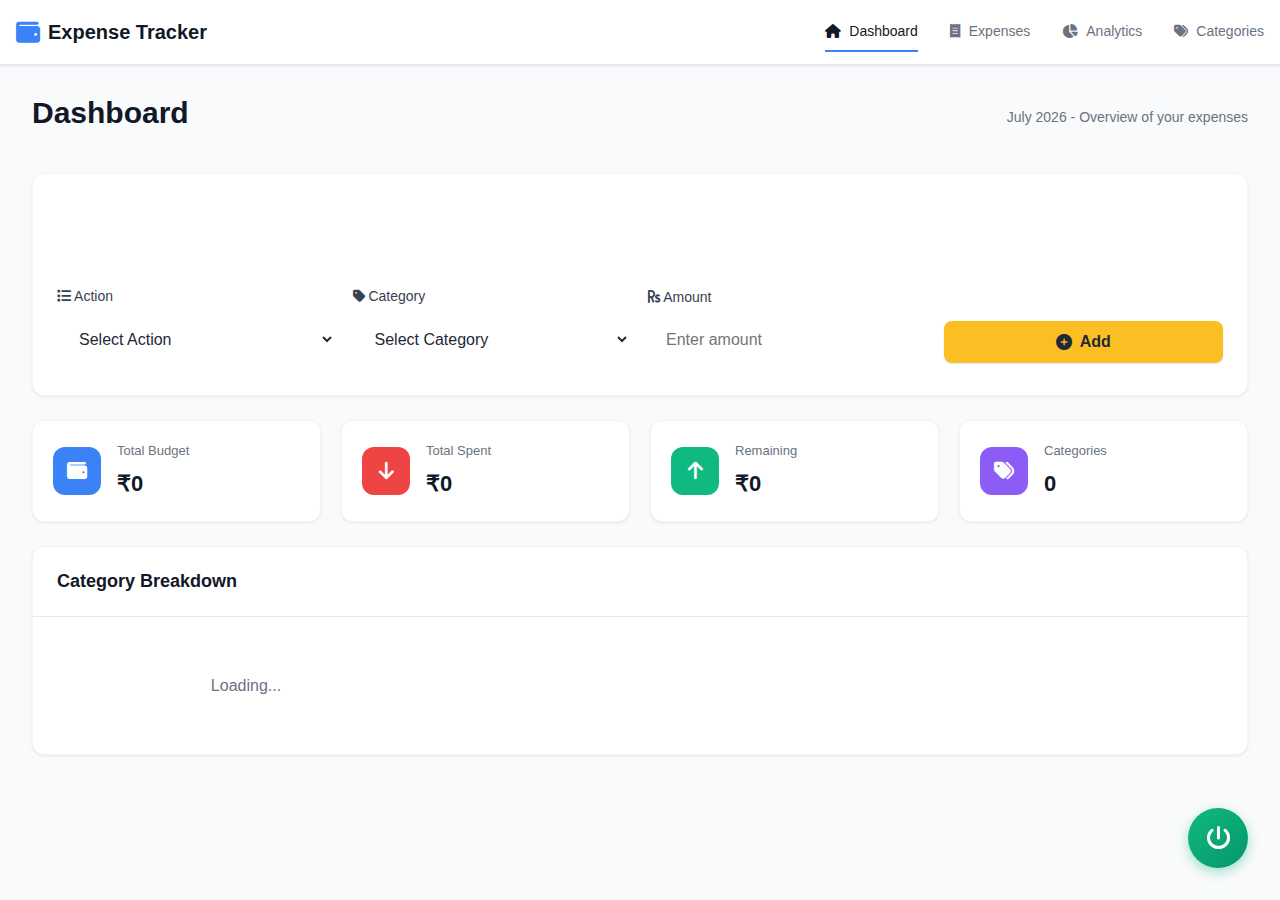
<file: frontend/index.html>
<!DOCTYPE html>
<html lang="en">
<head>
    <meta charset="UTF-8">
    <meta name="viewport" content="width=device-width, initial-scale=1.0">
    <title>Expense Tracker</title>
    <link rel="stylesheet" href="css/style.css">
    <link rel="stylesheet" href="https://cdnjs.cloudflare.com/ajax/libs/font-awesome/6.4.0/css/all.min.css">
</head>
<body>
    <!-- Navigation -->
    <nav class="navbar">
        <div class="nav-container">
            <div class="nav-brand">
                <i class="fas fa-wallet"></i>
                <span>Expense Tracker</span>
            </div>
            <ul class="nav-menu">
                <li><a href="index.html" class="nav-link active"><i class="fas fa-home"></i> Dashboard</a></li>
                <li><a href="expenses.html" class="nav-link"><i class="fas fa-receipt"></i> Expenses</a></li>
                <li><a href="analytics.html" class="nav-link"><i class="fas fa-chart-pie"></i> Analytics</a></li>
                <li><a href="categories.html" class="nav-link"><i class="fas fa-tags"></i> Categories</a></li>
            </ul>
        </div>
    </nav>

    <!-- Main Content -->
    <main class="container">
        <div class="page-header">
            <h1>Dashboard</h1>
            <p class="subtitle" id="currentMonthYear"></p>
        </div>

        <!-- Quick Add Card -->
        <div class="card quick-add-card">
            <div class="card-header">
                <h2><i class="fas fa-bolt"></i> Quick Add</h2>
            </div>
            <div class="card-body">
                <form id="quickAddForm" class="quick-add-form">
                    <div class="quick-add-grid">
                        <!-- Field 1: Action Type -->
                        <div class="form-group">
                            <label for="actionType"><i class="fas fa-list"></i> Action</label>
                            <select id="actionType" class="form-control" required>
                                <option value="">Select Action</option>
                                <option value="expense">💸 Add Expense</option>
                                <option value="category">📁 New Category</option>
                            </select>
                        </div>

                        <!-- Field 2: Category (shown for both) -->
                        <div class="form-group" id="categoryGroup">
                            <label for="categorySelect"><i class="fas fa-tag"></i> Category</label>
                            <select id="categorySelect" class="form-control">
                                <option value="">Select Category</option>
                            </select>
                            <input type="text" id="newCategoryName" class="form-control" placeholder="Enter category name" style="display: none;">
                        </div>

                        <!-- Field 3: Amount -->
                        <div class="form-group" id="amountGroup">
                            <label for="amount"><i class="fas fa-rupee-sign"></i> <span id="amountLabel">Amount</span></label>
                            <input type="number" id="amount" class="form-control" placeholder="Enter amount" min="0" step="0.01">
                        </div>

                        <!-- Field 4: Payment Type (for expenses only) -->
                        <div class="form-group" id="paymentTypeGroup" style="display: none;">
                            <label for="paymentType"><i class="fas fa-credit-card"></i> Payment Type</label>
                            <select id="paymentType" class="form-control">
                                <option value="">Select Payment Type</option>
                                <option value="CASH">💵 Cash</option>
                                <option value="CREDIT_CARD">💳 Credit Card</option>
                                <option value="DEBIT_CARD">💳 Debit Card</option>
                                <option value="UPI">📱 UPI</option>
                            </select>
                        </div>

                        <!-- Field 5: Card Number (for credit/debit cards only) -->
                        <div class="form-group" id="cardNumberGroup" style="display: none;">
                            <label for="cardNumber"><i class="fas fa-hashtag"></i> Card Number (Last 4 digits)</label>
                            <input type="text" id="cardNumber" class="form-control" placeholder="Optional - Last 4 digits" maxlength="4" pattern="[0-9]{4}">
                        </div>

                        <!-- Field 6: Comment (for expenses only) -->
                        <div class="form-group form-group-full" id="commentGroup" style="display: none;">
                            <label for="comment"><i class="fas fa-comment"></i> Comment</label>
                            <textarea id="comment" class="form-control" placeholder="Add a comment (optional)" rows="2"></textarea>
                        </div>

                        <!-- Submit Button -->
                        <div class="form-group">
                            <button type="submit" class="btn btn-primary btn-block" id="quickAddBtn">
                                <i class="fas fa-plus-circle"></i> Add
                            </button>
                        </div>
                    </div>
                </form>
            </div>
        </div>

        <!-- Stats Cards -->
        <div class="stats-grid">
            <div class="stat-card">
                <div class="stat-icon" style="background-color: #3B82F6;">
                    <i class="fas fa-wallet"></i>
                </div>
                <div class="stat-content">
                    <p class="stat-label">Total Budget</p>
                    <p class="stat-value" id="totalBudget">₹0</p>
                </div>
            </div>
            <div class="stat-card">
                <div class="stat-icon" style="background-color: #EF4444;">
                    <i class="fas fa-arrow-down"></i>
                </div>
                <div class="stat-content">
                    <p class="stat-label">Total Spent</p>
                    <p class="stat-value" id="totalSpent">₹0</p>
                </div>
            </div>
            <div class="stat-card">
                <div class="stat-icon" style="background-color: #10B981;">
                    <i class="fas fa-arrow-up"></i>
                </div>
                <div class="stat-content">
                    <p class="stat-label">Remaining</p>
                    <p class="stat-value" id="totalRemaining">₹0</p>
                </div>
            </div>
            <div class="stat-card">
                <div class="stat-icon" style="background-color: #8B5CF6;">
                    <i class="fas fa-tags"></i>
                </div>
                <div class="stat-content">
                    <p class="stat-label">Categories</p>
                    <p class="stat-value" id="totalCategories">0</p>
                </div>
            </div>
        </div>

        <!-- Category Breakdown -->
        <div class="card">
            <div class="card-header">
                <h2>Category Breakdown</h2>
            </div>
            <div class="card-body">
                <div id="categoryBreakdown" class="category-list">
                    <div class="loading">Loading...</div>
                </div>
            </div>
        </div>
    </main>

    <!-- Wake Up Server Button -->
    <button id="wakeUpButton" class="wake-up-button" onclick="wakeUpServer()" title="Wake up backend server">
        <i class="fas fa-power-off"></i>
    </button>

    <!-- Server Status Indicator -->
    <div id="serverStatus" class="server-status" style="display: none;">
        <div class="status-content">
            <i class="fas fa-circle-notch fa-spin"></i>
            <span id="statusText">Waking up server...</span>
        </div>
    </div>

    <script src="js/config.js"></script>
    <script src="js/utils.js"></script>
    <script src="js/iconMapper.js"></script>
    <script src="js/dashboard.js"></script>
</body>
</html>
</file>
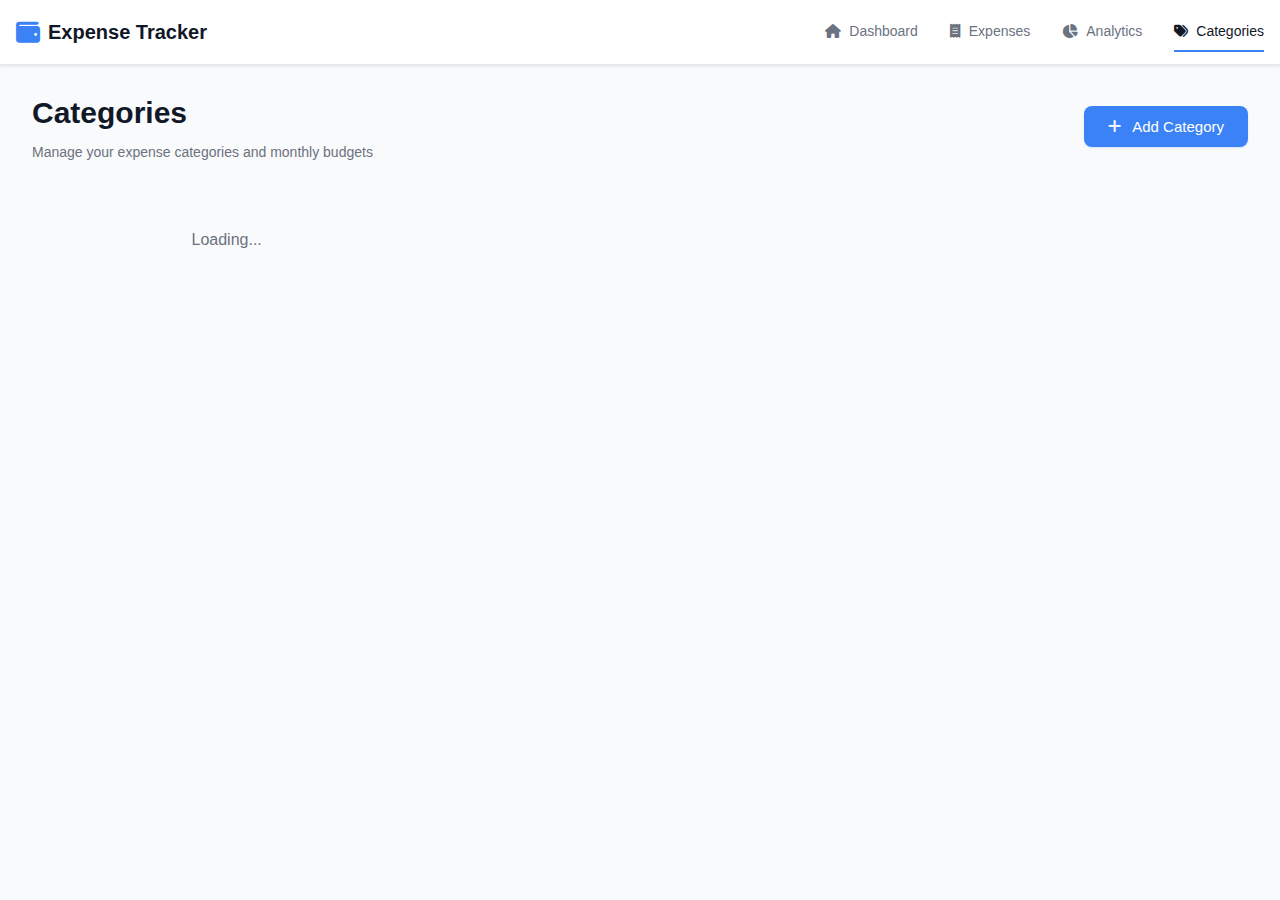
<file: frontend/categories.html>
<!DOCTYPE html>
<html lang="en">
<head>
    <meta charset="UTF-8">
    <meta name="viewport" content="width=device-width, initial-scale=1.0">
    <title>Categories - Expense Tracker</title>
    <link rel="stylesheet" href="css/style.css">
    <link rel="stylesheet" href="https://cdnjs.cloudflare.com/ajax/libs/font-awesome/6.4.0/css/all.min.css">
</head>
<body>
    <!-- Navigation -->
    <nav class="navbar">
        <div class="nav-container">
            <div class="nav-brand">
                <i class="fas fa-wallet"></i>
                <span>Expense Tracker</span>
            </div>
            <ul class="nav-menu">
                <li><a href="index.html" class="nav-link"><i class="fas fa-home"></i> Dashboard</a></li>
                <li><a href="expenses.html" class="nav-link"><i class="fas fa-receipt"></i> Expenses</a></li>
                <li><a href="analytics.html" class="nav-link"><i class="fas fa-chart-pie"></i> Analytics</a></li>
                <li><a href="categories.html" class="nav-link active"><i class="fas fa-tags"></i> Categories</a></li>
            </ul>
        </div>
    </nav>

    <!-- Main Content -->
    <main class="container">
        <div class="page-header">
            <div>
                <h1>Categories</h1>
                <p class="subtitle">Manage your expense categories and monthly budgets</p>
            </div>
            <button class="btn btn-primary" onclick="openCategoryModal()">
                <i class="fas fa-plus"></i> Add Category
            </button>
        </div>

        <!-- Categories Grid -->
        <div id="categoriesGrid" class="categories-grid">
            <div class="loading">Loading...</div>
        </div>
    </main>

    <!-- Modal -->
    <div id="categoryModal" class="modal">
        <div class="modal-content">
            <div class="modal-header">
                <h2 id="modalTitle">Add Category</h2>
                <span class="close" onclick="closeCategoryModal()">&times;</span>
            </div>
            <form id="categoryForm" onsubmit="saveCategory(event)">
                <div class="form-group">
                    <label>Category Name *</label>
                    <input type="text" id="name" required placeholder="e.g., Groceries">
                </div>
                <div class="form-group">
                    <label>Monthly Limit *</label>
                    <input type="number" id="monthlyLimit" step="0.01" required placeholder="5000">
                </div>
                <div class="form-group">
                    <label>Icon & Color</label>
                    <p style="color: #6B7280; font-size: 0.875rem; margin-top: 0.25rem;">
                        <i class="fas fa-info-circle"></i> Icon and color will be automatically assigned based on category name
                    </p>
                </div>
                <div class="modal-footer">
                    <button type="button" class="btn btn-secondary" onclick="closeCategoryModal()">Cancel</button>
                    <button type="submit" class="btn btn-primary">Save</button>
                </div>
            </form>
        </div>
    </div>

    <script src="js/config.js"></script>
    <script src="js/utils.js"></script>
    <script src="js/iconMapper.js"></script>
    <script src="js/categories.js"></script>
</body>
</html>
</file>
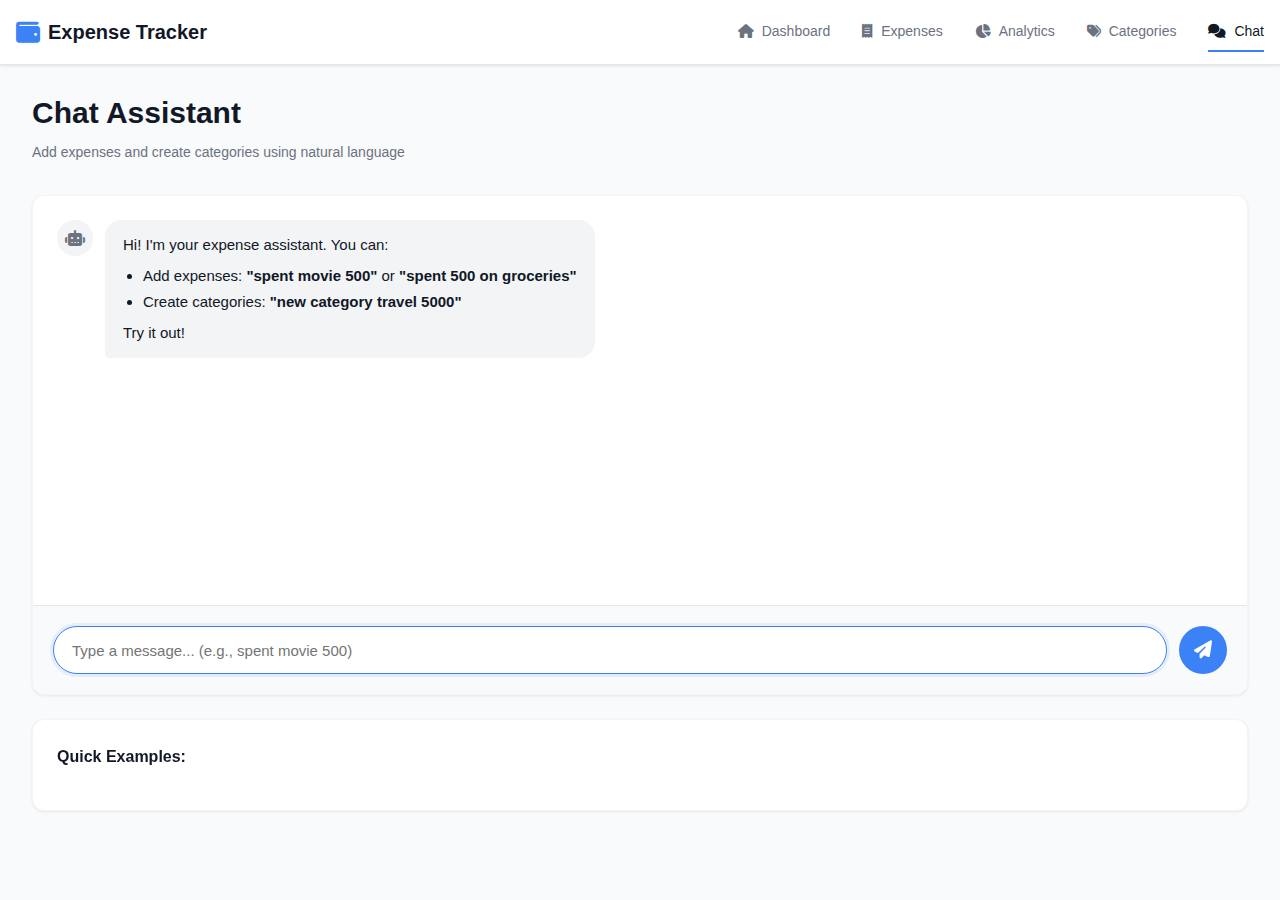
<file: frontend/chat.html>
<!DOCTYPE html>
<html lang="en">
<head>
    <meta charset="UTF-8">
    <meta name="viewport" content="width=device-width, initial-scale=1.0">
    <title>Chat - Expense Tracker</title>
    <link rel="stylesheet" href="css/style.css">
    <link rel="stylesheet" href="https://cdnjs.cloudflare.com/ajax/libs/font-awesome/6.4.0/css/all.min.css">
</head>
<body>
    <!-- Navigation -->
    <nav class="navbar">
        <div class="nav-container">
            <div class="nav-brand">
                <i class="fas fa-wallet"></i>
                <span>Expense Tracker</span>
            </div>
            <ul class="nav-menu">
                <li><a href="index.html" class="nav-link"><i class="fas fa-home"></i> Dashboard</a></li>
                <li><a href="expenses.html" class="nav-link"><i class="fas fa-receipt"></i> Expenses</a></li>
                <li><a href="analytics.html" class="nav-link"><i class="fas fa-chart-pie"></i> Analytics</a></li>
                <li><a href="categories.html" class="nav-link"><i class="fas fa-tags"></i> Categories</a></li>
                <li><a href="chat.html" class="nav-link active"><i class="fas fa-comments"></i> Chat</a></li>
            </ul>
        </div>
    </nav>

    <!-- Main Content -->
    <main class="container">
        <div class="page-header">
            <div>
                <h1>Chat Assistant</h1>
                <p class="subtitle">Add expenses and create categories using natural language</p>
            </div>
        </div>

        <!-- Chat Container -->
        <div class="chat-container">
            <div class="chat-messages" id="chatMessages">
                <div class="chat-message bot-message">
                    <div class="message-avatar">
                        <i class="fas fa-robot"></i>
                    </div>
                    <div class="message-content">
                        <p>Hi! I'm your expense assistant. You can:</p>
                        <ul>
                            <li>Add expenses: <strong>"spent movie 500"</strong> or <strong>"spent 500 on groceries"</strong></li>
                            <li>Create categories: <strong>"new category travel 5000"</strong></li>
                        </ul>
                        <p>Try it out!</p>
                    </div>
                </div>
            </div>

            <div class="chat-input-container">
                <input 
                    type="text" 
                    id="chatInput" 
                    class="chat-input" 
                    placeholder="Type a message... (e.g., spent movie 500)"
                    autocomplete="off"
                >
                <button id="sendButton" class="chat-send-button">
                    <i class="fas fa-paper-plane"></i>
                </button>
            </div>
        </div>

        <!-- Quick Examples -->
        <div class="chat-examples">
            <h3>Quick Examples:</h3>
            <div class="example-buttons">
                <!-- Examples will be loaded dynamically from categories -->
            </div>
        </div>
    </main>

    <script src="js/config.js"></script>
    <script src="js/utils.js"></script>
    <script src="js/chat.js"></script>
</body>
</html>
</file>
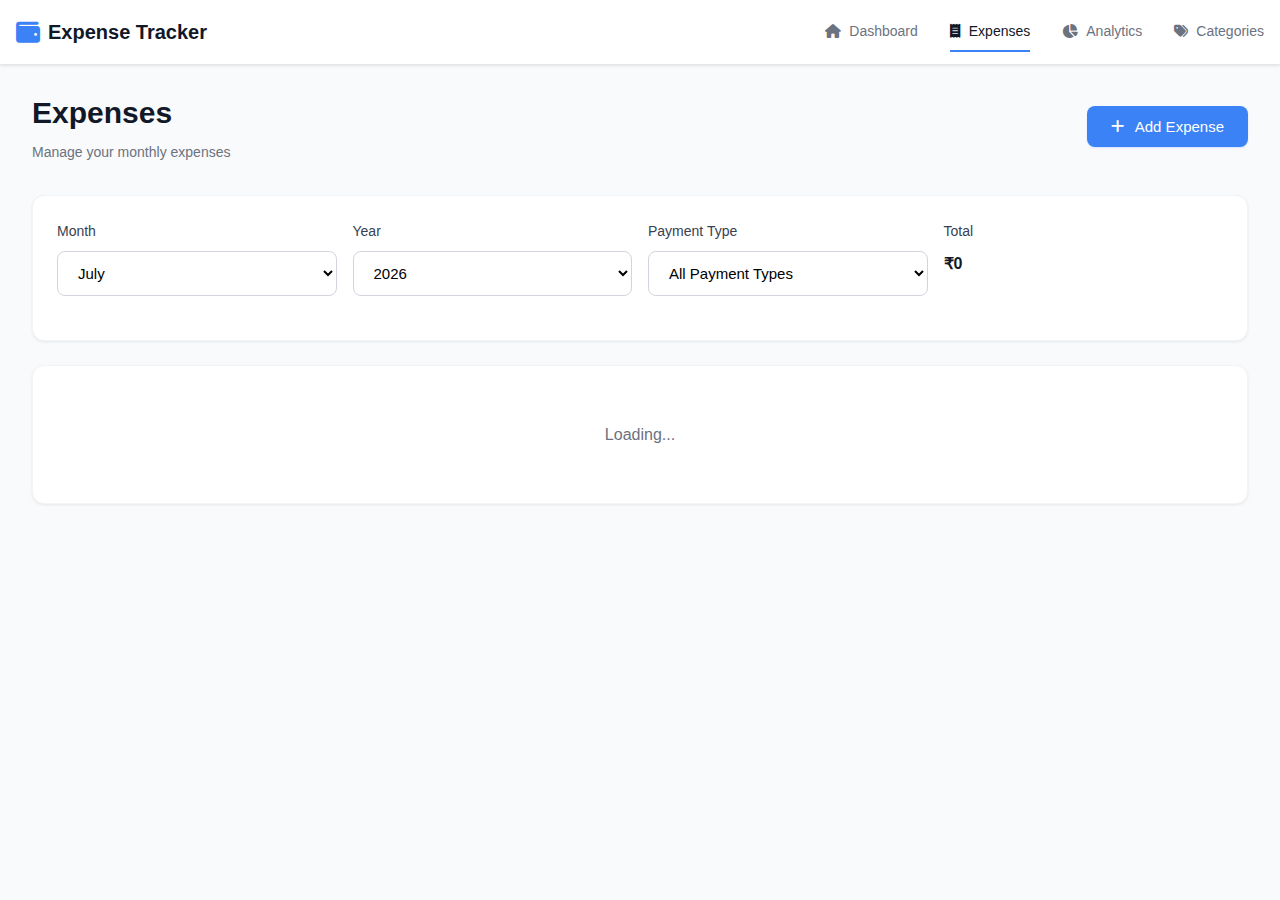
<file: frontend/expenses.html>
<!DOCTYPE html>
<html lang="en">
<head>
    <meta charset="UTF-8">
    <meta name="viewport" content="width=device-width, initial-scale=1.0">
    <title>Expenses - Expense Tracker</title>
    <link rel="stylesheet" href="css/style.css">
    <link rel="stylesheet" href="https://cdnjs.cloudflare.com/ajax/libs/font-awesome/6.4.0/css/all.min.css">
</head>
<body>
    <!-- Navigation -->
    <nav class="navbar">
        <div class="nav-container">
            <div class="nav-brand">
                <i class="fas fa-wallet"></i>
                <span>Expense Tracker</span>
            </div>
            <ul class="nav-menu">
                <li><a href="index.html" class="nav-link"><i class="fas fa-home"></i> Dashboard</a></li>
                <li><a href="expenses.html" class="nav-link active"><i class="fas fa-receipt"></i> Expenses</a></li>
                <li><a href="analytics.html" class="nav-link"><i class="fas fa-chart-pie"></i> Analytics</a></li>
                <li><a href="categories.html" class="nav-link"><i class="fas fa-tags"></i> Categories</a></li>
            </ul>
        </div>
    </nav>

    <!-- Main Content -->
    <main class="container">
        <div class="page-header">
            <div>
                <h1>Expenses</h1>
                <p class="subtitle">Manage your monthly expenses</p>
            </div>
            <button class="btn btn-primary" onclick="openExpenseModal()">
                <i class="fas fa-plus"></i> Add Expense
            </button>
        </div>

        <!-- Filters -->
        <div class="card">
            <div class="card-body">
                <div class="filter-grid">
                    <div class="form-group">
                        <label>Month</label>
                        <select id="monthFilter" onchange="loadExpenses()">
                            <option value="JANUARY">January</option>
                            <option value="FEBRUARY">February</option>
                            <option value="MARCH">March</option>
                            <option value="APRIL">April</option>
                            <option value="MAY">May</option>
                            <option value="JUNE">June</option>
                            <option value="JULY">July</option>
                            <option value="AUGUST">August</option>
                            <option value="SEPTEMBER">September</option>
                            <option value="OCTOBER">October</option>
                            <option value="NOVEMBER">November</option>
                            <option value="DECEMBER">December</option>
                        </select>
                    </div>
                    <div class="form-group">
                        <label>Year</label>
                        <select id="yearFilter" onchange="loadExpenses()"></select>
                    </div>
                    <div class="form-group">
                        <label>Payment Type</label>
                        <select id="paymentTypeFilter" onchange="loadExpenses()">
                            <option value="">All Payment Types</option>
                            <option value="CASH">💵 Cash</option>
                            <option value="CREDIT_CARD">💳 Credit Card</option>
                            <option value="DEBIT_CARD">💳 Debit Card</option>
                            <option value="UPI">📱 UPI</option>
                        </select>
                    </div>
                    <div class="form-group">
                        <label>Total</label>
                        <p class="total-amount" id="totalExpenses">₹0</p>
                    </div>
                </div>
            </div>
        </div>

        <!-- Expenses Table -->
        <div class="card">
            <div class="card-body">
                <div id="expensesTable">
                    <div class="loading">Loading...</div>
                </div>
            </div>
        </div>
    </main>

    <!-- Modal -->
    <div id="expenseModal" class="modal">
        <div class="modal-content">
            <div class="modal-header">
                <h2 id="modalTitle">Add Expense</h2>
                <span class="close" onclick="closeExpenseModal()">&times;</span>
            </div>
            <form id="expenseForm" onsubmit="saveExpense(event)">
                <div class="form-group">
                    <label>Category *</label>
                    <select id="categoryId" required></select>
                </div>
                <div class="form-group">
                    <label>Amount *</label>
                    <input type="number" id="amount" step="0.01" required>
                </div>
                <div class="form-group">
                    <label>Description</label>
                    <input type="text" id="description">
                </div>
                <div class="form-group">
                    <label>Date *</label>
                    <input type="date" id="date" required>
                </div>
                <div class="form-group">
                    <label>Payment Type</label>
                    <select id="paymentType" onchange="toggleCardNumber()">
                        <option value="">Select Payment Type</option>
                        <option value="CASH">💵 Cash</option>
                        <option value="CREDIT_CARD">💳 Credit Card</option>
                        <option value="DEBIT_CARD">💳 Debit Card</option>
                        <option value="UPI">📱 UPI</option>
                    </select>
                </div>
                <div class="form-group" id="cardNumberField" style="display: none;">
                    <label>Card Number (Last 4 digits)</label>
                    <input type="text" id="cardNumber" maxlength="4" pattern="[0-9]{4}" placeholder="Optional - Last 4 digits">
                </div>
                <div class="form-group">
                    <label>Comment</label>
                    <textarea id="comment" rows="3" placeholder="Add a comment (optional)"></textarea>
                </div>
                <div class="modal-footer">
                    <button type="button" class="btn btn-secondary" onclick="closeExpenseModal()">Cancel</button>
                    <button type="submit" class="btn btn-primary">Save</button>
                </div>
            </form>
        </div>
    </div>

    <script src="js/config.js"></script>
    <script src="js/utils.js"></script>
    <script src="js/iconMapper.js"></script>
    <script src="js/expenses.js"></script>
</body>
</html>
</file>
<file: frontend/css/style.css>
* {
    margin: 0;
    padding: 0;
    box-sizing: border-box;
}

body {
    font-family: -apple-system, BlinkMacSystemFont, 'Segoe UI', Roboto, 'Helvetica Neue', Arial, sans-serif;
    background-color: #f9fafb;
    color: #111827;
    line-height: 1.6;
}

/* Navbar */
.navbar {
    background-color: #ffffff;
    box-shadow: 0 1px 3px rgba(0, 0, 0, 0.1);
    border-bottom: 1px solid #e5e7eb;
}

.nav-container {
    max-width: 1280px;
    margin: 0 auto;
    padding: 0 1rem;
    display: flex;
    justify-content: space-between;
    align-items: center;
    height: 64px;
}

.nav-brand {
    display: flex;
    align-items: center;
    gap: 0.5rem;
    font-size: 1.25rem;
    font-weight: 700;
    color: #111827;
}

.nav-brand i {
    color: #3B82F6;
    font-size: 1.5rem;
}

.nav-menu {
    display: flex;
    list-style: none;
    gap: 2rem;
}

.nav-link {
    text-decoration: none;
    color: #6b7280;
    font-size: 0.875rem;
    font-weight: 500;
    padding: 0.5rem 0;
    border-bottom: 2px solid transparent;
    transition: all 0.3s;
    display: flex;
    align-items: center;
    gap: 0.5rem;
}

.nav-link:hover,
.nav-link.active {
    color: #111827;
    border-bottom-color: #3B82F6;
}

/* Container */
.container {
    max-width: 1280px;
    margin: 0 auto;
    padding: 1.5rem 2rem;
}

@media (max-width: 768px) {
    .container {
        padding: 1rem 1rem;
    }
}

/* Page Header */
.page-header {
    display: flex;
    justify-content: space-between;
    align-items: center;
    margin-bottom: 1.5rem;
    padding-bottom: 0.5rem;
}

.page-header h1 {
    font-size: 1.875rem;
    font-weight: 700;
    color: #111827;
    margin-bottom: 0.25rem;
}

.subtitle {
    color: #6b7280;
    font-size: 0.875rem;
    margin-top: 0.25rem;
}

/* Quick Add Card */
.quick-add-card {
    margin-bottom: 2rem;
    background: linear-gradient(135deg, #667eea 0%, #764ba2 100%);
    color: white;
    border: none;
    box-shadow: 0 10px 30px rgba(102, 126, 234, 0.3);
}

.quick-add-card .card-header {
    background: transparent;
    border-bottom: 1px solid rgba(255, 255, 255, 0.2);
    color: white;
}

.quick-add-card .card-header h2 {
    color: white;
    font-size: 1.5rem;
    display: flex;
    align-items: center;
    gap: 0.5rem;
}

.quick-add-form {
    padding: 0.5rem 0;
}

.quick-add-grid {
    display: grid;
    grid-template-columns: repeat(auto-fit, minmax(200px, 1fr));
    gap: 1rem;
    align-items: end;
}

.form-group-full {
    grid-column: 1 / -1;
}

.quick-add-grid .form-group {
    margin-bottom: 0;
}

.quick-add-grid label {
    color: white;
    font-weight: 600;
    margin-bottom: 0.5rem;
    display: flex;
    align-items: center;
    gap: 0.5rem;
    font-size: 0.9rem;
}

.quick-add-grid .form-control {
    background: white;
    border: 2px solid rgba(255, 255, 255, 0.3);
    color: #1f2937;
    font-size: 1rem;
    padding: 0.75rem 1rem;
    border-radius: 0.5rem;
    transition: all 0.3s ease;
}

.quick-add-grid .form-control:focus {
    border-color: #fbbf24;
    box-shadow: 0 0 0 3px rgba(251, 191, 36, 0.2);
    outline: none;
}

.quick-add-grid .btn-block {
    width: 100%;
    padding: 0.75rem 1.5rem;
    font-size: 1rem;
    font-weight: 600;
    background: #fbbf24;
    color: #1f2937;
    border: none;
    border-radius: 0.5rem;
    cursor: pointer;
    transition: all 0.3s ease;
    display: flex;
    align-items: center;
    justify-content: center;
    gap: 0.5rem;
}

.quick-add-grid .btn-block:hover {
    background: #f59e0b;
    transform: translateY(-2px);
    box-shadow: 0 5px 15px rgba(251, 191, 36, 0.4);
}

.quick-add-grid .btn-block:active {
    transform: translateY(0);
}

/* Stats Grid */
.stats-grid {
    display: grid;
    grid-template-columns: repeat(auto-fit, minmax(250px, 1fr));
    gap: 1.25rem;
    margin-bottom: 1.5rem;
}

.stat-card {
    background: white;
    padding: 1.25rem;
    border-radius: 0.75rem;
    box-shadow: 0 1px 3px rgba(0, 0, 0, 0.08);
    border: 1px solid #f3f4f6;
    display: flex;
    align-items: center;
    gap: 1rem;
    transition: all 0.2s ease;
}

.stat-card:hover {
    box-shadow: 0 4px 6px rgba(0, 0, 0, 0.1);
    transform: translateY(-2px);
}

.stat-icon {
    width: 48px;
    height: 48px;
    border-radius: 0.75rem;
    display: flex;
    align-items: center;
    justify-content: center;
    color: white;
    font-size: 1.25rem;
    flex-shrink: 0;
}

.stat-content {
    flex: 1;
}

.stat-label {
    font-size: 0.8125rem;
    color: #6b7280;
    margin-bottom: 0.25rem;
    font-weight: 500;
}

.stat-value {
    font-size: 1.375rem;
    font-weight: 700;
    color: #111827;
}

/* Card */
.card {
    background: white;
    border-radius: 0.75rem;
    box-shadow: 0 1px 3px rgba(0, 0, 0, 0.08);
    margin-bottom: 1.5rem;
    border: 1px solid #f3f4f6;
}

.card-header {
    padding: 1.25rem 1.5rem;
    border-bottom: 1px solid #e5e7eb;
}

.card-header h2 {
    font-size: 1.125rem;
    font-weight: 600;
    color: #111827;
}

.card-body {
    padding: 1.5rem;
}

/* Category List */
.category-list {
    display: grid;
    grid-template-columns: repeat(auto-fill, minmax(300px, 1fr));
    gap: 1rem;
    max-height: none;
}

.category-item {
    display: flex;
    flex-direction: column;
    gap: 0.5rem;
    padding: 1rem;
    background: #f9fafb;
    border-radius: 0.5rem;
    border: 1px solid #f3f4f6;
}

.category-header {
    display: flex;
    justify-content: space-between;
    align-items: center;
}

.category-name {
    display: flex;
    align-items: center;
    gap: 0.75rem;
    font-weight: 500;
    font-size: 0.9375rem;
}

.category-color {
    width: 16px;
    height: 16px;
    border-radius: 50%;
}

.category-icon {
    display: inline-flex !important;
    align-items: center !important;
    justify-content: center !important;
    width: 40px;
    height: 40px;
    min-width: 40px;
    min-height: 40px;
    border-radius: 50%;
    font-size: 1.125rem;
    flex-shrink: 0;
    line-height: 40px;
    text-align: center;
    vertical-align: middle;
    padding: 0;
    margin: 0;
}

.category-icon::before {
    margin: 0 auto;
    line-height: inherit;
}

.category-amount {
    font-size: 0.8125rem;
    color: #6b7280;
    font-weight: 500;
}

.progress-bar {
    width: 100%;
    height: 6px;
    background-color: #e5e7eb;
    border-radius: 3px;
    overflow: hidden;
    margin-top: 0.25rem;
}

.progress-fill {
    height: 100%;
    background-color: #3B82F6;
    transition: width 0.3s;
}

.progress-fill.over-budget {
    background-color: #EF4444;
}

.over-budget-text {
    font-size: 0.75rem;
    color: #EF4444;
}

/* Buttons */
.btn {
    padding: 0.75rem 1.5rem;
    border: none;
    border-radius: 0.5rem;
    font-size: 0.9375rem;
    font-weight: 500;
    cursor: pointer;
    transition: all 0.2s ease;
    display: inline-flex;
    align-items: center;
    gap: 0.625rem;
}

.btn-primary {
    background-color: #3B82F6;
    color: white;
    box-shadow: 0 1px 2px rgba(59, 130, 246, 0.2);
}

.btn-primary:hover {
    background-color: #2563EB;
    box-shadow: 0 2px 4px rgba(59, 130, 246, 0.3);
    transform: translateY(-1px);
}

.btn-secondary {
    background-color: #e5e7eb;
    color: #374151;
}

.btn-secondary:hover {
    background-color: #d1d5db;
}

.btn-danger {
    background-color: #EF4444;
    color: white;
}

.btn-danger:hover {
    background-color: #DC2626;
    transform: translateY(-1px);
}

.btn-icon {
    padding: 0.5rem;
    background: none;
    border: none;
    cursor: pointer;
    color: #6b7280;
    transition: color 0.3s;
}

.btn-icon:hover {
    color: #111827;
}

/* Form */
.form-group {
    margin-bottom: 1.25rem;
}

.form-group label {
    display: block;
    font-size: 0.875rem;
    font-weight: 500;
    color: #374151;
    margin-bottom: 0.5rem;
}

.form-group input,
.form-group select,
.form-group textarea {
    width: 100%;
    padding: 0.75rem 1rem;
    border: 1px solid #d1d5db;
    border-radius: 0.5rem;
    font-size: 0.9375rem;
    transition: all 0.2s ease;
    background-color: #ffffff;
}

.form-group input:focus,
.form-group select:focus,
.form-group textarea:focus {
    outline: none;
    border-color: #3B82F6;
    box-shadow: 0 0 0 3px rgba(59, 130, 246, 0.1);
}

.form-group textarea {
    resize: vertical;
    min-height: 80px;
}

.filter-grid {
    display: grid;
    grid-template-columns: repeat(auto-fit, minmax(200px, 1fr));
    gap: 1rem;
}

.filter-grid-2 {
    display: grid;
    grid-template-columns: repeat(2, 1fr);
    gap: 1rem;
}

/* Table */
table {
    width: 100%;
    border-collapse: collapse;
}

thead {
    background-color: #f9fafb;
}

th {
    padding: 1rem 1.5rem;
    text-align: left;
    font-size: 0.75rem;
    font-weight: 600;
    color: #6b7280;
    text-transform: uppercase;
    letter-spacing: 0.05em;
    border-bottom: 2px solid #e5e7eb;
}

td {
    padding: 1.25rem 1.5rem;
    border-top: 1px solid #f3f4f6;
    font-size: 0.9375rem;
}

tbody tr:hover {
    background-color: #f9fafb;
}

.table-actions {
    display: flex;
    gap: 0.75rem;
}

/* Modal */
.modal {
    display: none;
    position: fixed;
    z-index: 1000;
    left: 0;
    top: 0;
    width: 100%;
    height: 100%;
    background-color: rgba(0, 0, 0, 0.5);
}

.modal.show {
    display: flex;
    align-items: center;
    justify-content: center;
}

.modal-content {
    background-color: white;
    border-radius: 0.5rem;
    width: 90%;
    max-width: 500px;
    max-height: 90vh;
    overflow-y: auto;
}

.modal-header {
    padding: 1.5rem 1.75rem;
    border-bottom: 1px solid #e5e7eb;
    display: flex;
    justify-content: space-between;
    align-items: center;
}

.modal-header h2 {
    font-size: 1.125rem;
    font-weight: 600;
    color: #111827;
}

.close {
    font-size: 1.5rem;
    font-weight: 300;
    color: #6b7280;
    cursor: pointer;
    transition: color 0.3s;
    padding: 0.25rem;
}

.close:hover {
    color: #111827;
}

.modal-body {
    padding: 1.75rem;
}

.modal-footer {
    padding: 1.25rem 1.75rem;
    border-top: 1px solid #e5e7eb;
    display: flex;
    justify-content: flex-end;
    gap: 0.75rem;
    background-color: #f9fafb;
}

/* Categories Grid */
.categories-grid {
    display: grid;
    grid-template-columns: repeat(auto-fill, minmax(300px, 1fr));
    gap: 1.5rem;
}

.category-card {
    background: white;
    padding: 2rem;
    border-radius: 0.75rem;
    box-shadow: 0 1px 3px rgba(0, 0, 0, 0.08);
    border: 1px solid #f3f4f6;
    transition: all 0.2s ease;
}

.category-card:hover {
    box-shadow: 0 4px 6px rgba(0, 0, 0, 0.1);
    transform: translateY(-2px);
}

.category-card-header {
    display: flex;
    justify-content: space-between;
    align-items: center;
    margin-bottom: 1.5rem;
}

.category-card-title {
    display: flex;
    align-items: center;
    gap: 1rem;
    font-size: 1.25rem;
    font-weight: 500;
}

.category-card-actions {
    display: flex;
    gap: 0.5rem;
}

.category-card-body {
    display: flex;
    flex-direction: column;
    gap: 0.75rem;
    padding-top: 0.5rem;
}

.category-info {
    display: flex;
    justify-content: space-between;
    font-size: 0.875rem;
}

.category-info-label {
    color: #6b7280;
}

.category-info-value {
    font-weight: 500;
}

/* Color Picker */
.color-picker {
    display: flex;
    gap: 0.5rem;
}

.color-option {
    width: 32px;
    height: 32px;
    border-radius: 50%;
    cursor: pointer;
    border: 2px solid transparent;
    transition: all 0.3s;
}

.color-option:hover,
.color-option.selected {
    border-color: #111827;
    transform: scale(1.1);
}

/* Charts */
.charts-grid {
    display: grid;
    grid-template-columns: repeat(auto-fit, minmax(400px, 1fr));
    gap: 1.5rem;
    margin-bottom: 1.5rem;
}

.chart-total {
    text-align: center;
    margin-top: 1rem;
}

.chart-total p {
    font-size: 0.875rem;
    color: #6b7280;
}

.chart-total h3 {
    font-size: 1.5rem;
    font-weight: 700;
    color: #111827;
    margin-top: 0.25rem;
}

/* Loading */
.loading {
    text-align: center;
    padding: 2rem;
    color: #6b7280;
}

/* Utility */
.total-amount {
    font-size: 1rem;
    font-weight: 600;
    color: #111827;
    margin-top: 0.5rem;
}

.text-center {
    text-align: center;
}

.text-muted {
    color: #6b7280;
}

/* Responsive */
@media (max-width: 768px) {
    .nav-menu {
        gap: 1rem;
    }

    .nav-link {
        font-size: 0.75rem;
    }

    .page-header {
        flex-direction: column;
        align-items: flex-start;
        gap: 1rem;
    }

    .stats-grid {
        grid-template-columns: 1fr;
    }

    .charts-grid {
        grid-template-columns: 1fr;
    }

    .categories-grid {
        grid-template-columns: 1fr;
    }
}

/* Chat Styles */
.chat-container {
    background: white;
    border-radius: 0.75rem;
    box-shadow: 0 1px 3px rgba(0, 0, 0, 0.08);
    border: 1px solid #f3f4f6;
    height: 500px;
    display: flex;
    flex-direction: column;
    margin-bottom: 1.5rem;
}

.chat-messages {
    flex: 1;
    overflow-y: auto;
    padding: 1.5rem;
    display: flex;
    flex-direction: column;
    gap: 1rem;
}

.chat-message {
    display: flex;
    gap: 0.75rem;
    animation: slideIn 0.3s ease;
}

@keyframes slideIn {
    from {
        opacity: 0;
        transform: translateY(10px);
    }
    to {
        opacity: 1;
        transform: translateY(0);
    }
}

.user-message {
    justify-content: flex-end;
}

.bot-message {
    justify-content: flex-start;
}

.message-avatar {
    width: 36px;
    height: 36px;
    border-radius: 50%;
    display: flex;
    align-items: center;
    justify-content: center;
    flex-shrink: 0;
    font-size: 1rem;
}

.user-message .message-avatar {
    background: #3B82F6;
    color: white;
}

.bot-message .message-avatar {
    background: #f3f4f6;
    color: #6b7280;
}

.message-content {
    max-width: 70%;
    padding: 0.875rem 1.125rem;
    border-radius: 1rem;
    font-size: 0.9375rem;
    line-height: 1.5;
}

.user-message .message-content {
    background: #3B82F6;
    color: white;
    border-bottom-right-radius: 0.25rem;
}

.bot-message .message-content {
    background: #f3f4f6;
    color: #111827;
    border-bottom-left-radius: 0.25rem;
}

.message-content.success {
    background: #D1FAE5;
    color: #065F46;
    border: 1px solid #10B981;
}

.message-content.error {
    background: #FEE2E2;
    color: #991B1B;
    border: 1px solid #EF4444;
}

.message-content ul {
    margin: 0.5rem 0;
    padding-left: 1.25rem;
}

.message-content li {
    margin: 0.25rem 0;
}

.chat-input-container {
    padding: 1.25rem;
    border-top: 1px solid #e5e7eb;
    display: flex;
    gap: 0.75rem;
    background: #f9fafb;
    border-bottom-left-radius: 0.75rem;
    border-bottom-right-radius: 0.75rem;
}

.chat-input {
    flex: 1;
    padding: 0.875rem 1.125rem;
    border: 1px solid #d1d5db;
    border-radius: 2rem;
    font-size: 0.9375rem;
    transition: all 0.2s ease;
    background: white;
}

.chat-input:focus {
    outline: none;
    border-color: #3B82F6;
    box-shadow: 0 0 0 3px rgba(59, 130, 246, 0.1);
}

.chat-send-button {
    width: 48px;
    height: 48px;
    border-radius: 50%;
    background: #3B82F6;
    color: white;
    border: none;
    cursor: pointer;
    display: flex;
    align-items: center;
    justify-content: center;
    font-size: 1.125rem;
    transition: all 0.2s ease;
    flex-shrink: 0;
}

.chat-send-button:hover {
    background: #2563EB;
    transform: scale(1.05);
}

.chat-send-button:active {
    transform: scale(0.95);
}

/* Typing Indicator */
.typing-dots {
    display: flex;
    gap: 0.25rem;
    padding: 0.5rem 0;
}

.typing-dots span {
    width: 8px;
    height: 8px;
    border-radius: 50%;
    background: #6b7280;
    animation: typing 1.4s infinite;
}

.typing-dots span:nth-child(2) {
    animation-delay: 0.2s;
}

.typing-dots span:nth-child(3) {
    animation-delay: 0.4s;
}

@keyframes typing {
    0%, 60%, 100% {
        transform: translateY(0);
        opacity: 0.7;
    }
    30% {
        transform: translateY(-10px);
        opacity: 1;
    }
}

/* Chat Examples */
.chat-examples {
    background: white;
    border-radius: 0.75rem;
    box-shadow: 0 1px 3px rgba(0, 0, 0, 0.08);
    border: 1px solid #f3f4f6;
    padding: 1.5rem;
}

.chat-examples h3 {
    font-size: 1rem;
    font-weight: 600;
    color: #111827;
    margin-bottom: 1rem;
}

.example-buttons {
    display: flex;
    gap: 0.75rem;
    flex-wrap: wrap;
}

.example-btn {
    padding: 0.75rem 1.25rem;
    background: #f3f4f6;
    border: 1px solid #e5e7eb;
    border-radius: 0.5rem;
    font-size: 0.875rem;
    font-weight: 500;
    color: #374151;
    cursor: pointer;
    transition: all 0.2s ease;
    display: flex;
    align-items: center;
    gap: 0.5rem;
}

.example-btn:hover {
    background: #e5e7eb;
    border-color: #3B82F6;
    color: #3B82F6;
    transform: translateY(-2px);
}

.example-btn i {
    font-size: 1rem;
}

/* Quick Actions */
.quick-actions {
    display: flex;
    gap: 0.5rem;
    flex-wrap: wrap;
    margin-top: 0.75rem;
}

.action-btn {
    padding: 0.625rem 1rem;
    background: linear-gradient(135deg, #3B82F6 0%, #2563EB 100%);
    color: white;
    border: none;
    border-radius: 0.5rem;
    font-size: 0.8125rem;
    font-weight: 500;
    cursor: pointer;
    transition: all 0.2s ease;
    display: flex;
    align-items: center;
    gap: 0.375rem;
    box-shadow: 0 2px 4px rgba(59, 130, 246, 0.2);
}

.action-btn:hover {
    transform: translateY(-2px);
    box-shadow: 0 4px 8px rgba(59, 130, 246, 0.3);
}

.action-btn:active {
    transform: translateY(0);
}

.action-btn i {
    font-size: 0.875rem;
}

/* Wake Up Server Button */
.wake-up-button {
    position: fixed;
    bottom: 2rem;
    right: 2rem;
    width: 60px;
    height: 60px;
    border-radius: 50%;
    background: linear-gradient(135deg, #10B981 0%, #059669 100%);
    color: white;
    border: none;
    cursor: pointer;
    box-shadow: 0 4px 12px rgba(16, 185, 129, 0.4);
    display: flex;
    align-items: center;
    justify-content: center;
    font-size: 1.5rem;
    transition: all 0.3s ease;
    z-index: 999;
}

.wake-up-button:hover {
    transform: scale(1.1);
    box-shadow: 0 6px 20px rgba(16, 185, 129, 0.6);
}

.wake-up-button:active {
    transform: scale(0.95);
}

.wake-up-button:disabled {
    cursor: not-allowed;
    opacity: 0.5;
}

/* Server Status Indicator */
.server-status {
    position: fixed;
    top: 5rem;
    right: 2rem;
    background: linear-gradient(135deg, #3B82F6 0%, #2563EB 100%);
    color: white;
    padding: 1rem 1.5rem;
    border-radius: 0.75rem;
    box-shadow: 0 4px 12px rgba(59, 130, 246, 0.4);
    z-index: 1000;
    animation: slideInRight 0.3s ease;
}

.status-content {
    display: flex;
    align-items: center;
    gap: 0.75rem;
    font-size: 0.9375rem;
    font-weight: 500;
}

.status-content i {
    font-size: 1.125rem;
}

@keyframes slideInRight {
    from {
        transform: translateX(400px);
        opacity: 0;
    }
    to {
        transform: translateX(0);
        opacity: 1;
    }
}

@keyframes slideOutRight {
    from {
        transform: translateX(0);
        opacity: 1;
    }
    to {
        transform: translateX(100px);
        opacity: 0;
    }
}

@media (max-width: 768px) {
    .wake-up-button {
        bottom: 1.5rem;
        right: 1.5rem;
        width: 56px;
        height: 56px;
        font-size: 1.25rem;
    }

    .server-status {
        top: 4.5rem;
        right: 1rem;
        left: 1rem;
        padding: 0.875rem 1.25rem;
    }

    .status-content {
        font-size: 0.875rem;
    }

    .quick-add-grid {
        grid-template-columns: 1fr;
    }

    .quick-add-card .card-header h2 {
        font-size: 1.25rem;
    }
}

/* Server Status Indicator */
.server-status {
    position: fixed;
    top: 1rem;
    right: 1rem;
    background: white;
    color: #111827;
    padding: 0.75rem 1.25rem;
    border-radius: 8px;
    box-shadow: 0 4px 6px -1px rgba(0, 0, 0, 0.1), 0 2px 4px -1px rgba(0, 0, 0, 0.06);
    z-index: 1001;
    border: 1px solid #e5e7eb;
    transition: all 0.3s ease;
    display: flex;
    align-items: center;
    gap: 0.75rem;
}

.server-status:hover {
    transform: translateY(-2px);
    box-shadow: 0 10px 15px -3px rgba(0, 0, 0, 0.1), 0 4px 6px -2px rgba(0, 0, 0, 0.05);
}

.status-content {
    display: flex;
    align-items: center;
    gap: 0.5rem;
    font-size: 0.875rem;
    font-weight: 600;
}

.status-content i {
    font-size: 1rem;
}

.server-status.online .status-content i {
    color: #059669;
}

.server-status.offline .status-content i {
    color: #DC2626;
}

.server-status.waking .status-content i {
    color: #D97706;
}

/* Animations */
@keyframes fadeIn {
    from {
        opacity: 0;
    }
    to {
        opacity: 1;
    }
}

@keyframes fadeInUp {
    from {
        opacity: 0;
        transform: translateY(20px);
    }
    to {
        opacity: 1;
        transform: translateY(0);
    }
}

@keyframes slideUp {
    from {
        opacity: 0;
        transform: translateY(30px);
    }
    to {
        opacity: 1;
        transform: translateY(0);
    }
}

@keyframes pulse {
    0%, 100% {
        opacity: 1;
    }
    50% {
        opacity: 0.5;
    }
}

@keyframes spin {
    from {
        transform: rotate(0deg);
    }
    to {
        transform: rotate(360deg);
    }
}

/* Mobile responsive for server status */
@media (max-width: 768px) {
    .server-status {
        top: 0.5rem;
        right: 0.5rem;
        padding: 0.625rem 1rem;
        font-size: 0.75rem;
    }

    .status-content {
        font-size: 0.75rem;
    }

    .status-content i {
        font-size: 0.875rem;
    }
}
</file>
